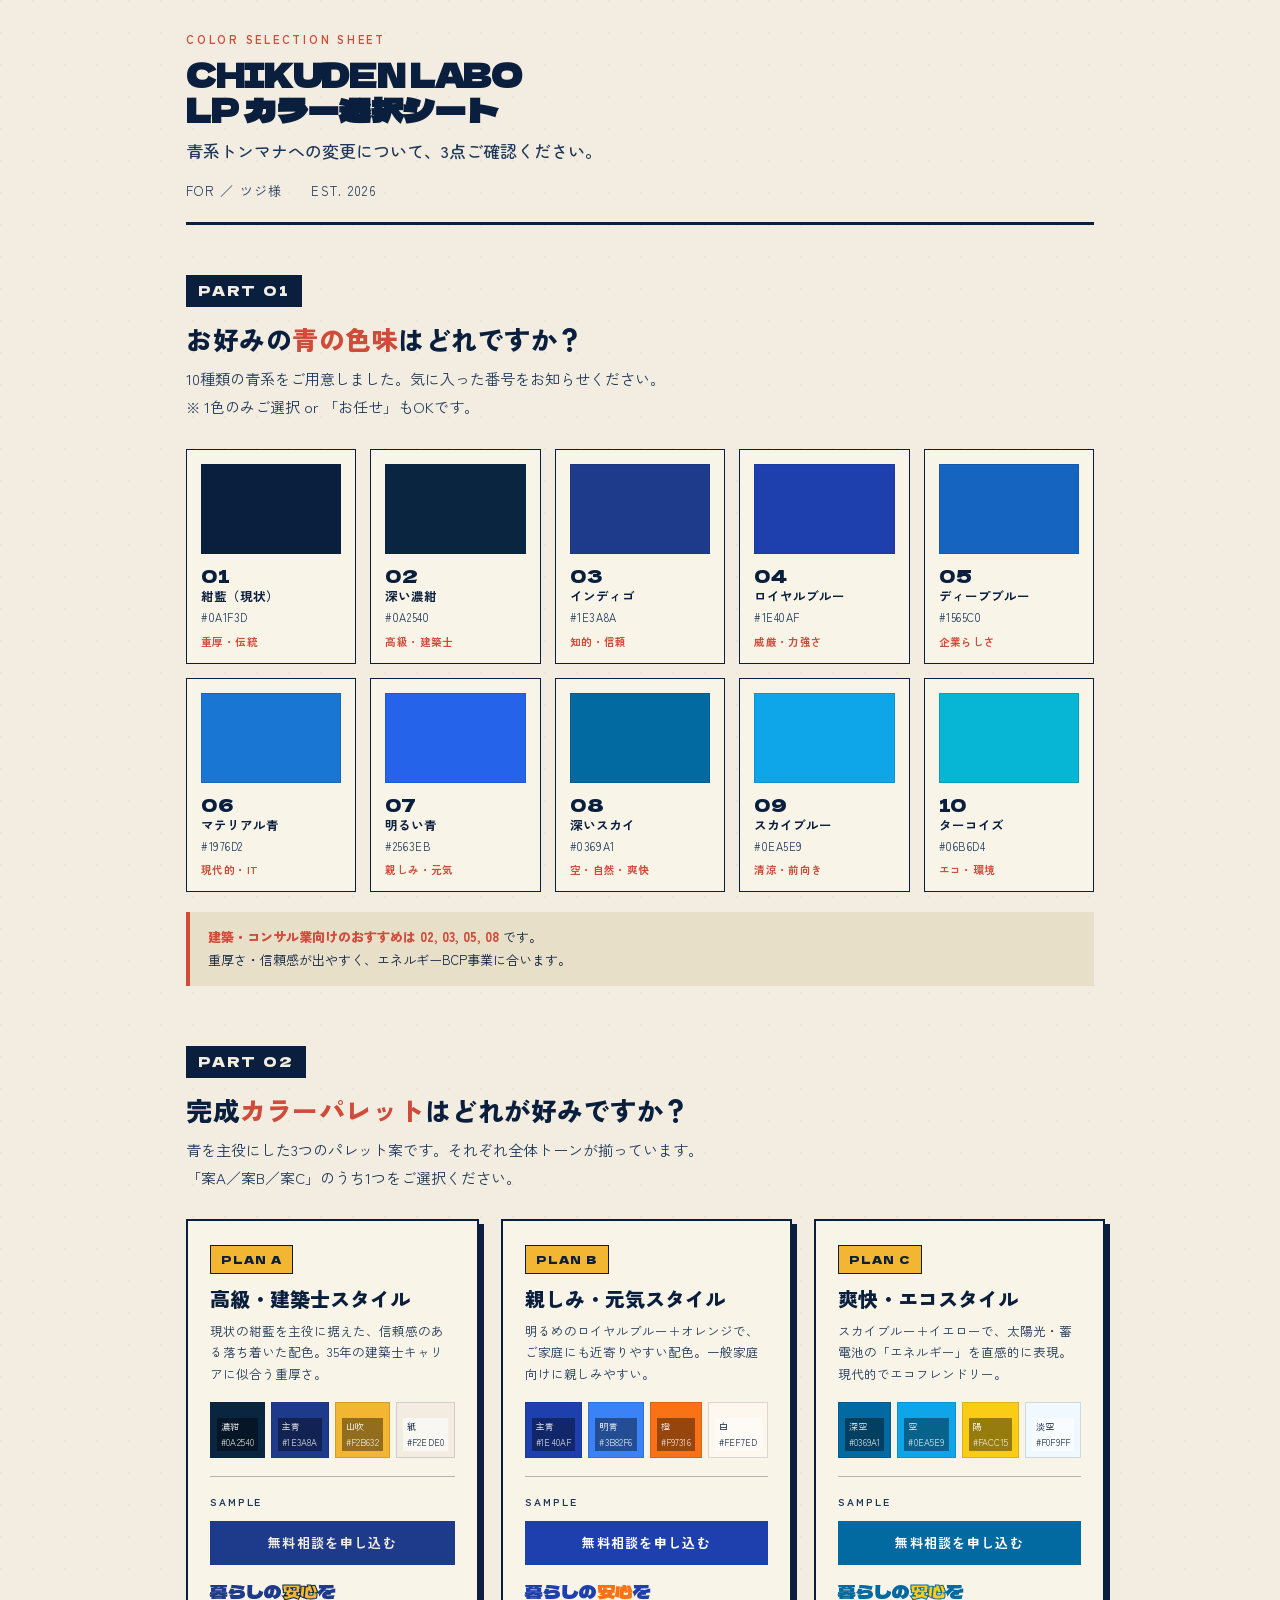
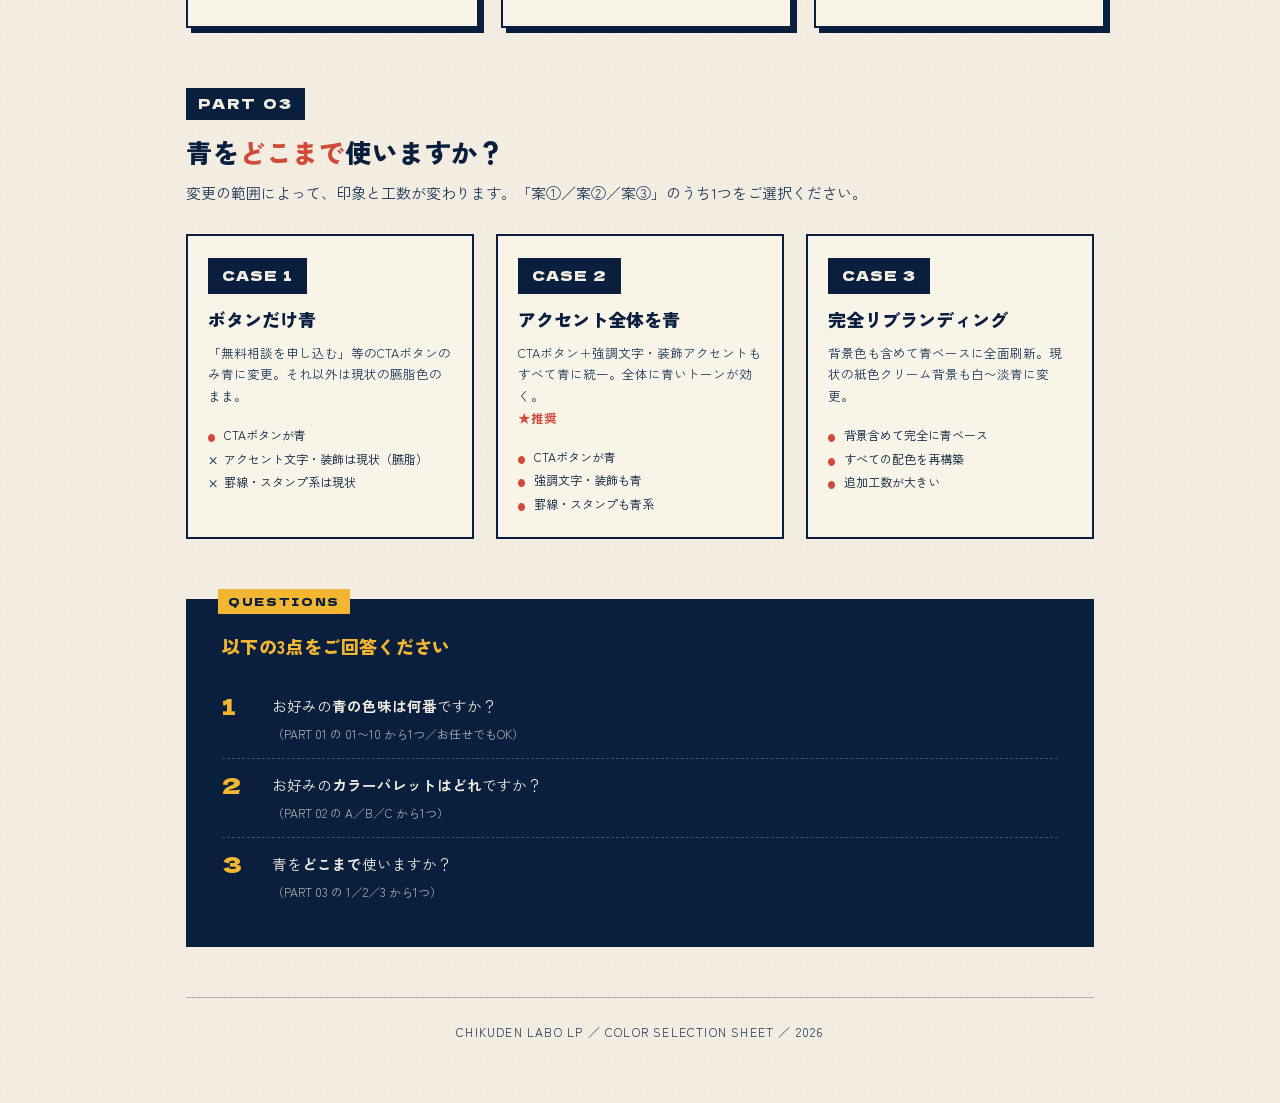
<file: color.html>
<!DOCTYPE html>
<html lang="ja">
<head>
<meta charset="UTF-8">
<meta name="viewport" content="width=device-width, initial-scale=1.0">
<title>CHIKUDEN LABO ｜ カラー選択シート</title>
<link rel="preconnect" href="https://fonts.googleapis.com">
<link rel="preconnect" href="https://fonts.gstatic.com" crossorigin>
<link href="https://fonts.googleapis.com/css2?family=Dela+Gothic+One&family=Zen+Kaku+Gothic+New:wght@400;500;700;800;900&family=Zen+Maru+Gothic:wght@500;700&display=swap" rel="stylesheet">
<style>
  :root {
    --paper: #F2EDE0;
    --paper-warm: #E8DFC9;
    --paper-light: #F8F4E8;
    --ink: #0A1F3D;
    --ink-soft: #1E3859;
    --vermillion: #D14B3A;
    --mustard: #F2B632;
    --line: rgba(10, 31, 61, 0.12);
    --line-mid: rgba(10, 31, 61, 0.3);
  }

  * { margin: 0; padding: 0; box-sizing: border-box; }

  body {
    font-family: 'Zen Kaku Gothic New', sans-serif;
    background: var(--paper);
    color: var(--ink);
    line-height: 1.7;
    font-weight: 400;
    font-size: 15px;
    background-image:
      radial-gradient(circle at 1px 1px, rgba(10, 31, 61, 0.04) 1px, transparent 0);
    background-size: 32px 32px;
    padding: 0 0 60px;
  }

  .container {
    max-width: 980px;
    margin: 0 auto;
    padding: 0 36px;
  }

  /* ===== ヘッダー ===== */
  .header {
    border-bottom: 3px solid var(--ink);
    padding: 30px 0 20px;
    margin-bottom: 50px;
    position: relative;
  }
  .header::before {
    content: 'COLOR SELECTION SHEET';
    font-family: 'Zen Kaku Gothic New', sans-serif;
    font-size: 11px;
    letter-spacing: 0.25em;
    color: var(--vermillion);
    font-weight: 700;
    display: block;
    margin-bottom: 8px;
  }
  .header h1 {
    font-family: 'Dela Gothic One', sans-serif;
    font-size: 32px;
    line-height: 1.1;
    letter-spacing: -0.01em;
    color: var(--ink);
    margin-bottom: 10px;
  }
  .header .sub {
    font-family: 'Zen Maru Gothic', sans-serif;
    font-size: 17px;
    color: var(--ink-soft);
    font-weight: 500;
  }
  .header .meta {
    margin-top: 14px;
    font-size: 13px;
    color: var(--ink-soft);
    letter-spacing: 0.1em;
  }

  /* ===== セクション共通 ===== */
  .section {
    margin-bottom: 60px;
    position: relative;
  }
  .section-num {
    font-family: 'Dela Gothic One', sans-serif;
    font-size: 14px;
    color: var(--vermillion);
    background: var(--ink);
    color: var(--paper);
    display: inline-block;
    padding: 4px 12px;
    letter-spacing: 0.15em;
    margin-bottom: 14px;
  }
  .section-title {
    font-family: 'Zen Kaku Gothic New', sans-serif;
    font-weight: 800;
    font-size: 26px;
    line-height: 1.4;
    margin-bottom: 8px;
    letter-spacing: 0.02em;
  }
  .section-title .accent { color: var(--vermillion); }
  .section-lead {
    font-size: 15px;
    color: var(--ink-soft);
    margin-bottom: 28px;
    line-height: 1.85;
  }

  /* ===== Part 1: 単色チップ ===== */
  .blue-chips {
    display: grid;
    grid-template-columns: repeat(5, 1fr);
    gap: 14px;
  }
  .chip {
    background: var(--paper-light);
    border: 1.5px solid var(--ink);
    position: relative;
    padding: 14px 14px 12px;
  }
  .chip-color {
    width: 100%;
    height: 90px;
    margin-bottom: 12px;
    border: 1px solid rgba(10, 31, 61, 0.15);
  }
  .chip-num {
    font-family: 'Dela Gothic One', sans-serif;
    font-size: 18px;
    line-height: 1;
    color: var(--ink);
    margin-bottom: 4px;
  }
  .chip-name {
    font-size: 12.5px;
    font-weight: 700;
    color: var(--ink);
    margin-bottom: 4px;
    line-height: 1.3;
  }
  .chip-code {
    font-family: 'Zen Kaku Gothic New', sans-serif;
    font-size: 11px;
    color: var(--ink-soft);
    letter-spacing: 0.05em;
  }
  .chip-mood {
    font-size: 10.5px;
    color: var(--vermillion);
    margin-top: 6px;
    font-weight: 600;
    letter-spacing: 0.04em;
  }

  /* ===== Part 2: パレット案 ===== */
  .palette-grid {
    display: grid;
    grid-template-columns: repeat(3, 1fr);
    gap: 22px;
  }
  .palette-card {
    background: var(--paper-light);
    border: 2px solid var(--ink);
    padding: 24px 22px;
    position: relative;
    box-shadow: 5px 5px 0 var(--ink);
  }
  .palette-tag {
    display: inline-block;
    font-family: 'Dela Gothic One', sans-serif;
    font-size: 11px;
    background: var(--mustard);
    color: var(--ink);
    padding: 4px 10px;
    letter-spacing: 0.1em;
    margin-bottom: 12px;
    border: 1.5px solid var(--ink);
  }
  .palette-name {
    font-family: 'Zen Kaku Gothic New', sans-serif;
    font-size: 20px;
    font-weight: 900;
    line-height: 1.3;
    margin-bottom: 8px;
    color: var(--ink);
  }
  .palette-desc {
    font-size: 12.5px;
    color: var(--ink-soft);
    line-height: 1.7;
    margin-bottom: 18px;
    min-height: 4.2em;
  }
  .palette-colors {
    display: flex;
    gap: 6px;
    margin-bottom: 18px;
  }
  .palette-color {
    height: 56px;
    flex: 1;
    border: 1px solid rgba(10, 31, 61, 0.15);
    position: relative;
    display: flex;
    align-items: flex-end;
    padding: 6px;
  }
  .palette-color span {
    font-family: 'Zen Kaku Gothic New', sans-serif;
    font-size: 9px;
    color: rgba(255, 255, 255, 0.9);
    background: rgba(0,0,0,0.4);
    padding: 1px 4px;
    letter-spacing: 0.02em;
  }
  .palette-color.light span {
    color: var(--ink);
    background: rgba(255,255,255,0.6);
  }
  .palette-sample {
    border-top: 1px solid var(--line-mid);
    padding-top: 16px;
  }
  .palette-sample-label {
    font-size: 10.5px;
    letter-spacing: 0.18em;
    color: var(--ink-soft);
    margin-bottom: 10px;
    font-weight: 600;
  }
  .sample-btn {
    display: inline-block;
    padding: 11px 18px;
    font-size: 13px;
    font-weight: 700;
    letter-spacing: 0.1em;
    width: 100%;
    text-align: center;
    margin-bottom: 8px;
  }
  .sample-headline {
    font-family: 'Dela Gothic One', sans-serif;
    font-size: 18px;
    line-height: 1.2;
    margin-top: 8px;
  }

  /* === Palette A: Modern Indigo === */
  .palette-card.a .palette-color.c1 { background: #0A2540; }
  .palette-card.a .palette-color.c2 { background: #1E3A8A; }
  .palette-card.a .palette-color.c3 { background: #F2B632; }
  .palette-card.a .palette-color.c4 { background: #F2EDE0; }
  .palette-card.a .sample-btn { background: #1E3A8A; color: #F2EDE0; }
  .palette-card.a .sample-headline .hl { color: #1E3A8A; }
  .palette-card.a .sample-headline .acc { color: #F2B632; -webkit-text-stroke: 1px #0A2540; }

  /* === Palette B: Royal Blue === */
  .palette-card.b .palette-color.c1 { background: #1E40AF; }
  .palette-card.b .palette-color.c2 { background: #3B82F6; }
  .palette-card.b .palette-color.c3 { background: #F97316; }
  .palette-card.b .palette-color.c4 { background: #FEF7ED; }
  .palette-card.b .sample-btn { background: #1E40AF; color: #FFF; }
  .palette-card.b .sample-headline .hl { color: #1E40AF; }
  .palette-card.b .sample-headline .acc { color: #F97316; }

  /* === Palette C: Sky Blue === */
  .palette-card.c .palette-color.c1 { background: #0369A1; }
  .palette-card.c .palette-color.c2 { background: #0EA5E9; }
  .palette-card.c .palette-color.c3 { background: #FACC15; }
  .palette-card.c .palette-color.c4 { background: #F0F9FF; }
  .palette-card.c .sample-btn { background: #0369A1; color: #FFF; }
  .palette-card.c .sample-headline .hl { color: #0369A1; }
  .palette-card.c .sample-headline .acc { color: #FACC15; -webkit-text-stroke: 1px #0369A1; }

  /* ===== Part 3: 適用範囲 ===== */
  .scope-grid {
    display: grid;
    grid-template-columns: repeat(3, 1fr);
    gap: 22px;
  }
  .scope-card {
    background: var(--paper-light);
    border: 2px solid var(--ink);
    padding: 22px 20px;
  }
  .scope-label {
    display: inline-block;
    font-family: 'Dela Gothic One', sans-serif;
    font-size: 14px;
    padding: 6px 14px;
    background: var(--ink);
    color: var(--paper);
    margin-bottom: 14px;
    letter-spacing: 0.1em;
  }
  .scope-name {
    font-size: 18px;
    font-weight: 900;
    color: var(--ink);
    margin-bottom: 10px;
    line-height: 1.3;
  }
  .scope-desc {
    font-size: 12.5px;
    color: var(--ink-soft);
    line-height: 1.75;
    margin-bottom: 16px;
    min-height: 5em;
  }
  .scope-list {
    list-style: none;
    font-size: 12px;
    color: var(--ink);
    line-height: 1.95;
  }
  .scope-list li {
    padding-left: 16px;
    position: relative;
  }
  .scope-list li::before {
    content: '●';
    color: var(--vermillion);
    position: absolute;
    left: 0;
    font-size: 8px;
    top: 7px;
  }
  .scope-list li.no::before {
    content: '×';
    color: var(--ink-soft);
    font-size: 12px;
    top: 1px;
    font-weight: 700;
  }

  /* ===== 質問項目 ===== */
  .question-box {
    background: var(--ink);
    color: var(--paper);
    padding: 32px 36px;
    margin-top: 30px;
    position: relative;
  }
  .question-box::before {
    content: 'QUESTIONS';
    font-family: 'Dela Gothic One', sans-serif;
    font-size: 11px;
    background: var(--mustard);
    color: var(--ink);
    padding: 3px 10px;
    position: absolute;
    top: -10px;
    left: 32px;
    letter-spacing: 0.15em;
  }
  .question-box h3 {
    font-family: 'Zen Kaku Gothic New', sans-serif;
    font-size: 18px;
    font-weight: 800;
    margin-bottom: 18px;
    color: var(--mustard);
    letter-spacing: 0.02em;
  }
  .question-box ol {
    list-style: none;
    counter-reset: q;
  }
  .question-box ol li {
    counter-increment: q;
    padding: 14px 0 14px 50px;
    position: relative;
    border-top: 1px dashed rgba(242, 237, 224, 0.25);
    font-size: 14.5px;
    line-height: 1.7;
  }
  .question-box ol li:first-of-type { border-top: none; }
  .question-box ol li::before {
    content: counter(q);
    font-family: 'Dela Gothic One', sans-serif;
    font-size: 22px;
    color: var(--mustard);
    position: absolute;
    left: 0;
    top: 14px;
    line-height: 1;
  }
  .question-box .hint {
    display: block;
    margin-top: 6px;
    font-size: 12px;
    color: rgba(242, 237, 224, 0.7);
    line-height: 1.6;
  }

  /* ===== フッター ===== */
  .footer {
    text-align: center;
    margin-top: 50px;
    padding-top: 24px;
    border-top: 1px solid var(--line-mid);
    color: var(--ink-soft);
    font-size: 12px;
    letter-spacing: 0.1em;
  }

  /* ===== 注釈 ===== */
  .note {
    background: var(--paper-warm);
    border-left: 4px solid var(--vermillion);
    padding: 14px 18px;
    margin-top: 20px;
    font-size: 13px;
    color: var(--ink);
    line-height: 1.75;
  }
  .note strong {
    color: var(--vermillion);
    font-weight: 800;
  }
</style>
</head>
<body>

<div class="container">

  <!-- ===== ヘッダー ===== -->
  <header class="header">
    <h1>CHIKUDEN LABO<br>LP カラー選択シート</h1>
    <div class="sub">青系トンマナへの変更について、3点ご確認ください。</div>
    <div class="meta">FOR ／ ツジ様　　EST. 2026</div>
  </header>

  <!-- ===== Part 1: 単色チップ ===== -->
  <section class="section">
    <span class="section-num">PART 01</span>
    <h2 class="section-title">お好みの<span class="accent">青の色味</span>はどれですか？</h2>
    <p class="section-lead">10種類の青系をご用意しました。気に入った番号をお知らせください。<br>※ 1色のみご選択 or 「お任せ」もOKです。</p>

    <div class="blue-chips">
      <div class="chip">
        <div class="chip-color" style="background:#0A1F3D;"></div>
        <div class="chip-num">01</div>
        <div class="chip-name">紺藍（現状）</div>
        <div class="chip-code">#0A1F3D</div>
        <div class="chip-mood">重厚・伝統</div>
      </div>
      <div class="chip">
        <div class="chip-color" style="background:#0A2540;"></div>
        <div class="chip-num">02</div>
        <div class="chip-name">深い濃紺</div>
        <div class="chip-code">#0A2540</div>
        <div class="chip-mood">高級・建築士</div>
      </div>
      <div class="chip">
        <div class="chip-color" style="background:#1E3A8A;"></div>
        <div class="chip-num">03</div>
        <div class="chip-name">インディゴ</div>
        <div class="chip-code">#1E3A8A</div>
        <div class="chip-mood">知的・信頼</div>
      </div>
      <div class="chip">
        <div class="chip-color" style="background:#1E40AF;"></div>
        <div class="chip-num">04</div>
        <div class="chip-name">ロイヤルブルー</div>
        <div class="chip-code">#1E40AF</div>
        <div class="chip-mood">威厳・力強さ</div>
      </div>
      <div class="chip">
        <div class="chip-color" style="background:#1565C0;"></div>
        <div class="chip-num">05</div>
        <div class="chip-name">ディープブルー</div>
        <div class="chip-code">#1565C0</div>
        <div class="chip-mood">企業らしさ</div>
      </div>
      <div class="chip">
        <div class="chip-color" style="background:#1976D2;"></div>
        <div class="chip-num">06</div>
        <div class="chip-name">マテリアル青</div>
        <div class="chip-code">#1976D2</div>
        <div class="chip-mood">現代的・IT</div>
      </div>
      <div class="chip">
        <div class="chip-color" style="background:#2563EB;"></div>
        <div class="chip-num">07</div>
        <div class="chip-name">明るい青</div>
        <div class="chip-code">#2563EB</div>
        <div class="chip-mood">親しみ・元気</div>
      </div>
      <div class="chip">
        <div class="chip-color" style="background:#0369A1;"></div>
        <div class="chip-num">08</div>
        <div class="chip-name">深いスカイ</div>
        <div class="chip-code">#0369A1</div>
        <div class="chip-mood">空・自然・爽快</div>
      </div>
      <div class="chip">
        <div class="chip-color" style="background:#0EA5E9;"></div>
        <div class="chip-num">09</div>
        <div class="chip-name">スカイブルー</div>
        <div class="chip-code">#0EA5E9</div>
        <div class="chip-mood">清涼・前向き</div>
      </div>
      <div class="chip">
        <div class="chip-color" style="background:#06B6D4;"></div>
        <div class="chip-num">10</div>
        <div class="chip-name">ターコイズ</div>
        <div class="chip-code">#06B6D4</div>
        <div class="chip-mood">エコ・環境</div>
      </div>
    </div>

    <div class="note">
      <strong>建築・コンサル業向けのおすすめは 02, 03, 05, 08</strong> です。<br>
      重厚さ・信頼感が出やすく、エネルギーBCP事業に合います。
    </div>
  </section>

  <!-- ===== Part 2: 完成パレット案 ===== -->
  <section class="section">
    <span class="section-num">PART 02</span>
    <h2 class="section-title">完成<span class="accent">カラーパレット</span>はどれが好みですか？</h2>
    <p class="section-lead">青を主役にした3つのパレット案です。それぞれ全体トーンが揃っています。<br>「案A／案B／案C」のうち1つをご選択ください。</p>

    <div class="palette-grid">

      <!-- Palette A -->
      <div class="palette-card a">
        <div class="palette-tag">PLAN A</div>
        <div class="palette-name">高級・建築士スタイル</div>
        <div class="palette-desc">現状の紺藍を主役に据えた、信頼感のある落ち着いた配色。35年の建築士キャリアに似合う重厚さ。</div>
        <div class="palette-colors">
          <div class="palette-color c1"><span>濃紺 #0A2540</span></div>
          <div class="palette-color c2"><span>主青 #1E3A8A</span></div>
          <div class="palette-color c3"><span>山吹 #F2B632</span></div>
          <div class="palette-color c4 light"><span>紙 #F2EDE0</span></div>
        </div>
        <div class="palette-sample">
          <div class="palette-sample-label">SAMPLE</div>
          <div class="sample-btn">無料相談を申し込む</div>
          <div class="sample-headline"><span class="hl">暮らしの</span><span class="acc">安心</span><span class="hl">を</span></div>
        </div>
      </div>

      <!-- Palette B -->
      <div class="palette-card b">
        <div class="palette-tag">PLAN B</div>
        <div class="palette-name">親しみ・元気スタイル</div>
        <div class="palette-desc">明るめのロイヤルブルー＋オレンジで、ご家庭にも近寄りやすい配色。一般家庭向けに親しみやすい。</div>
        <div class="palette-colors">
          <div class="palette-color c1"><span>主青 #1E40AF</span></div>
          <div class="palette-color c2"><span>明青 #3B82F6</span></div>
          <div class="palette-color c3"><span>橙 #F97316</span></div>
          <div class="palette-color c4 light"><span>白 #FEF7ED</span></div>
        </div>
        <div class="palette-sample">
          <div class="palette-sample-label">SAMPLE</div>
          <div class="sample-btn">無料相談を申し込む</div>
          <div class="sample-headline"><span class="hl">暮らしの</span><span class="acc">安心</span><span class="hl">を</span></div>
        </div>
      </div>

      <!-- Palette C -->
      <div class="palette-card c">
        <div class="palette-tag">PLAN C</div>
        <div class="palette-name">爽快・エコスタイル</div>
        <div class="palette-desc">スカイブルー＋イエローで、太陽光・蓄電池の「エネルギー」を直感的に表現。現代的でエコフレンドリー。</div>
        <div class="palette-colors">
          <div class="palette-color c1"><span>深空 #0369A1</span></div>
          <div class="palette-color c2"><span>空 #0EA5E9</span></div>
          <div class="palette-color c3"><span>陽 #FACC15</span></div>
          <div class="palette-color c4 light"><span>淡空 #F0F9FF</span></div>
        </div>
        <div class="palette-sample">
          <div class="palette-sample-label">SAMPLE</div>
          <div class="sample-btn">無料相談を申し込む</div>
          <div class="sample-headline"><span class="hl">暮らしの</span><span class="acc">安心</span><span class="hl">を</span></div>
        </div>
      </div>

    </div>
  </section>

  <!-- ===== Part 3: 適用範囲 ===== -->
  <section class="section">
    <span class="section-num">PART 03</span>
    <h2 class="section-title">青を<span class="accent">どこまで</span>使いますか？</h2>
    <p class="section-lead">変更の範囲によって、印象と工数が変わります。「案①／案②／案③」のうち1つをご選択ください。</p>

    <div class="scope-grid">

      <div class="scope-card">
        <span class="scope-label">CASE 1</span>
        <div class="scope-name">ボタンだけ青</div>
        <div class="scope-desc">「無料相談を申し込む」等のCTAボタンのみ青に変更。それ以外は現状の臙脂色のまま。</div>
        <ul class="scope-list">
          <li>CTAボタンが青</li>
          <li class="no">アクセント文字・装飾は現状（臙脂）</li>
          <li class="no">罫線・スタンプ系は現状</li>
        </ul>
      </div>

      <div class="scope-card">
        <span class="scope-label">CASE 2</span>
        <div class="scope-name">アクセント全体を青</div>
        <div class="scope-desc">CTAボタン＋強調文字・装飾アクセントもすべて青に統一。全体に青いトーンが効く。<br><strong style="color:var(--vermillion);">★推奨</strong></div>
        <ul class="scope-list">
          <li>CTAボタンが青</li>
          <li>強調文字・装飾も青</li>
          <li>罫線・スタンプも青系</li>
        </ul>
      </div>

      <div class="scope-card">
        <span class="scope-label">CASE 3</span>
        <div class="scope-name">完全リブランディング</div>
        <div class="scope-desc">背景色も含めて青ベースに全面刷新。現状の紙色クリーム背景も白〜淡青に変更。</div>
        <ul class="scope-list">
          <li>背景含めて完全に青ベース</li>
          <li>すべての配色を再構築</li>
          <li>追加工数が大きい</li>
        </ul>
      </div>

    </div>
  </section>

  <!-- ===== 質問項目 ===== -->
  <div class="question-box">
    <h3>以下の3点をご回答ください</h3>
    <ol>
      <li>
        お好みの<strong>青の色味は何番</strong>ですか？
        <span class="hint">（PART 01 の 01〜10 から1つ／お任せでもOK）</span>
      </li>
      <li>
        お好みの<strong>カラーパレットはどれ</strong>ですか？
        <span class="hint">（PART 02 の A／B／C から1つ）</span>
      </li>
      <li>
        青を<strong>どこまで</strong>使いますか？
        <span class="hint">（PART 03 の 1／2／3 から1つ）</span>
      </li>
    </ol>
  </div>

  <footer class="footer">
    CHIKUDEN LABO LP ／ COLOR SELECTION SHEET ／ 2026
  </footer>

</div>

</body>
</html>
</file>
